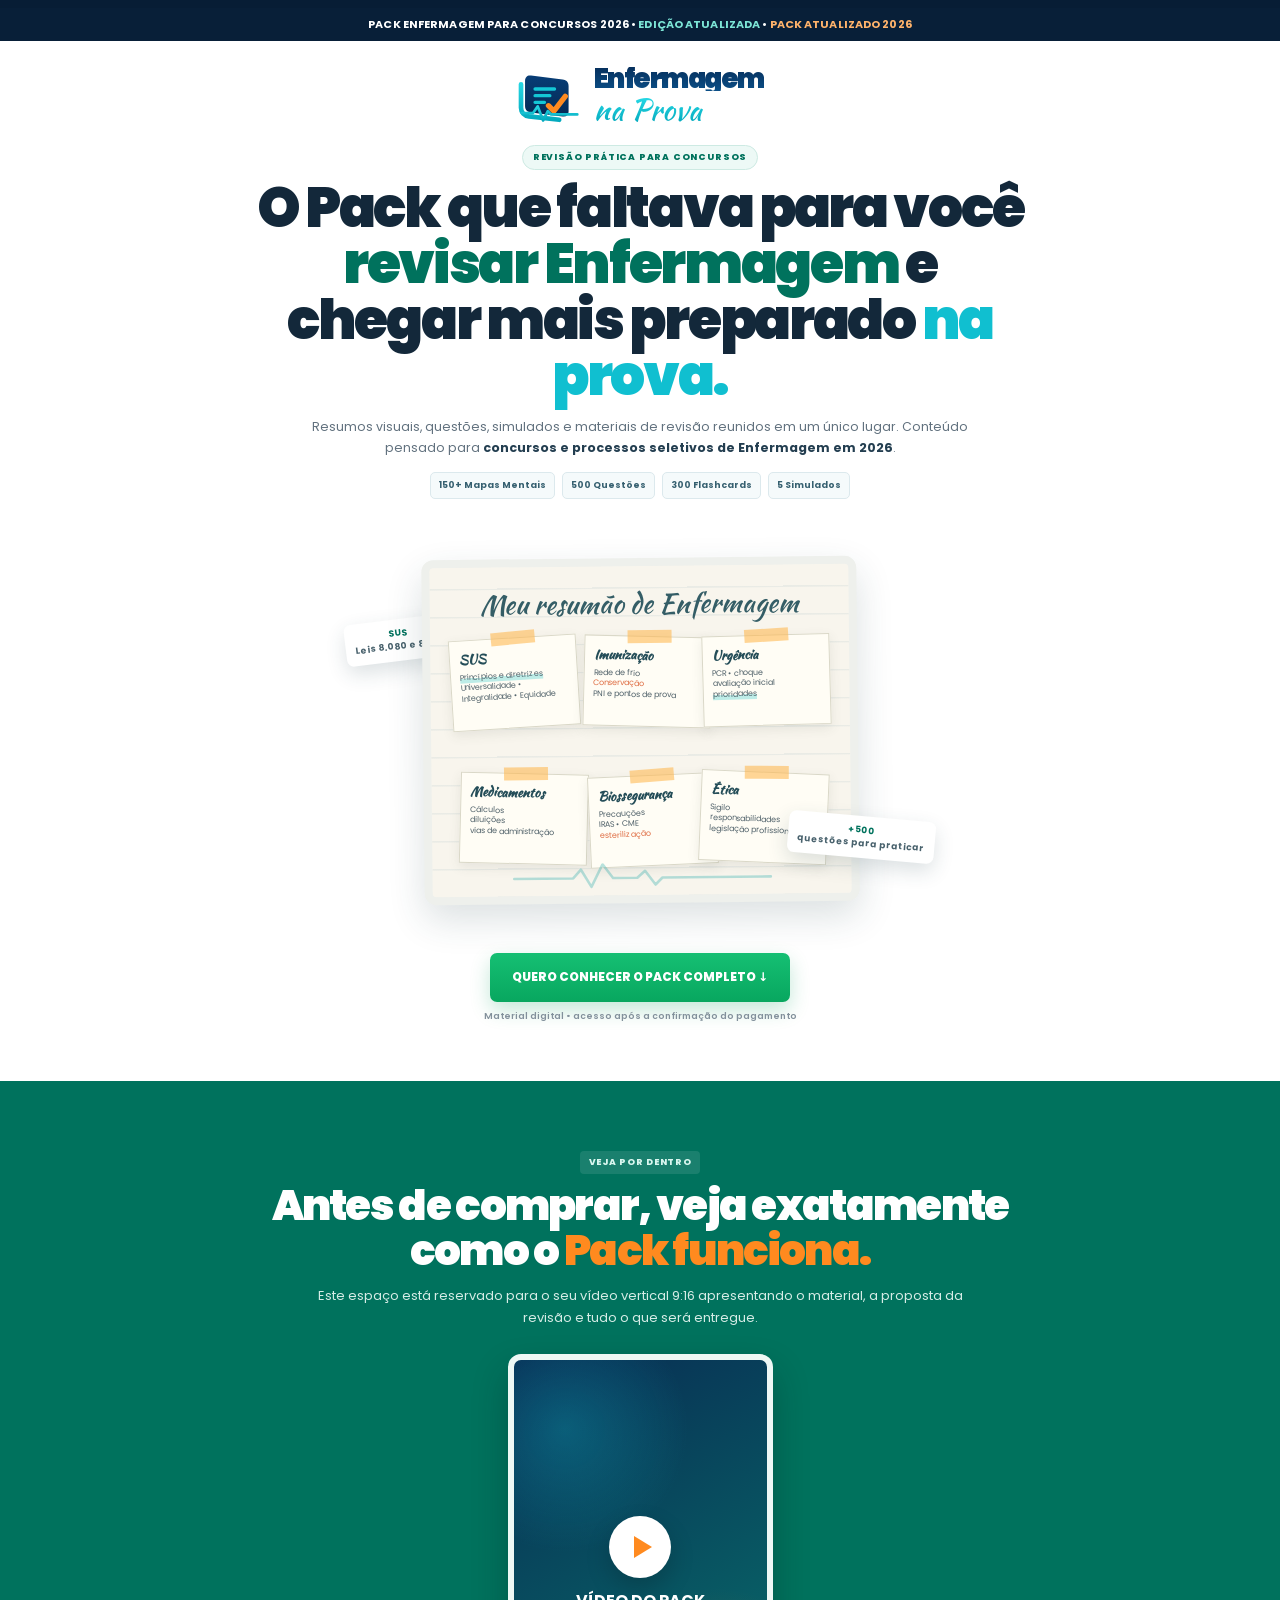
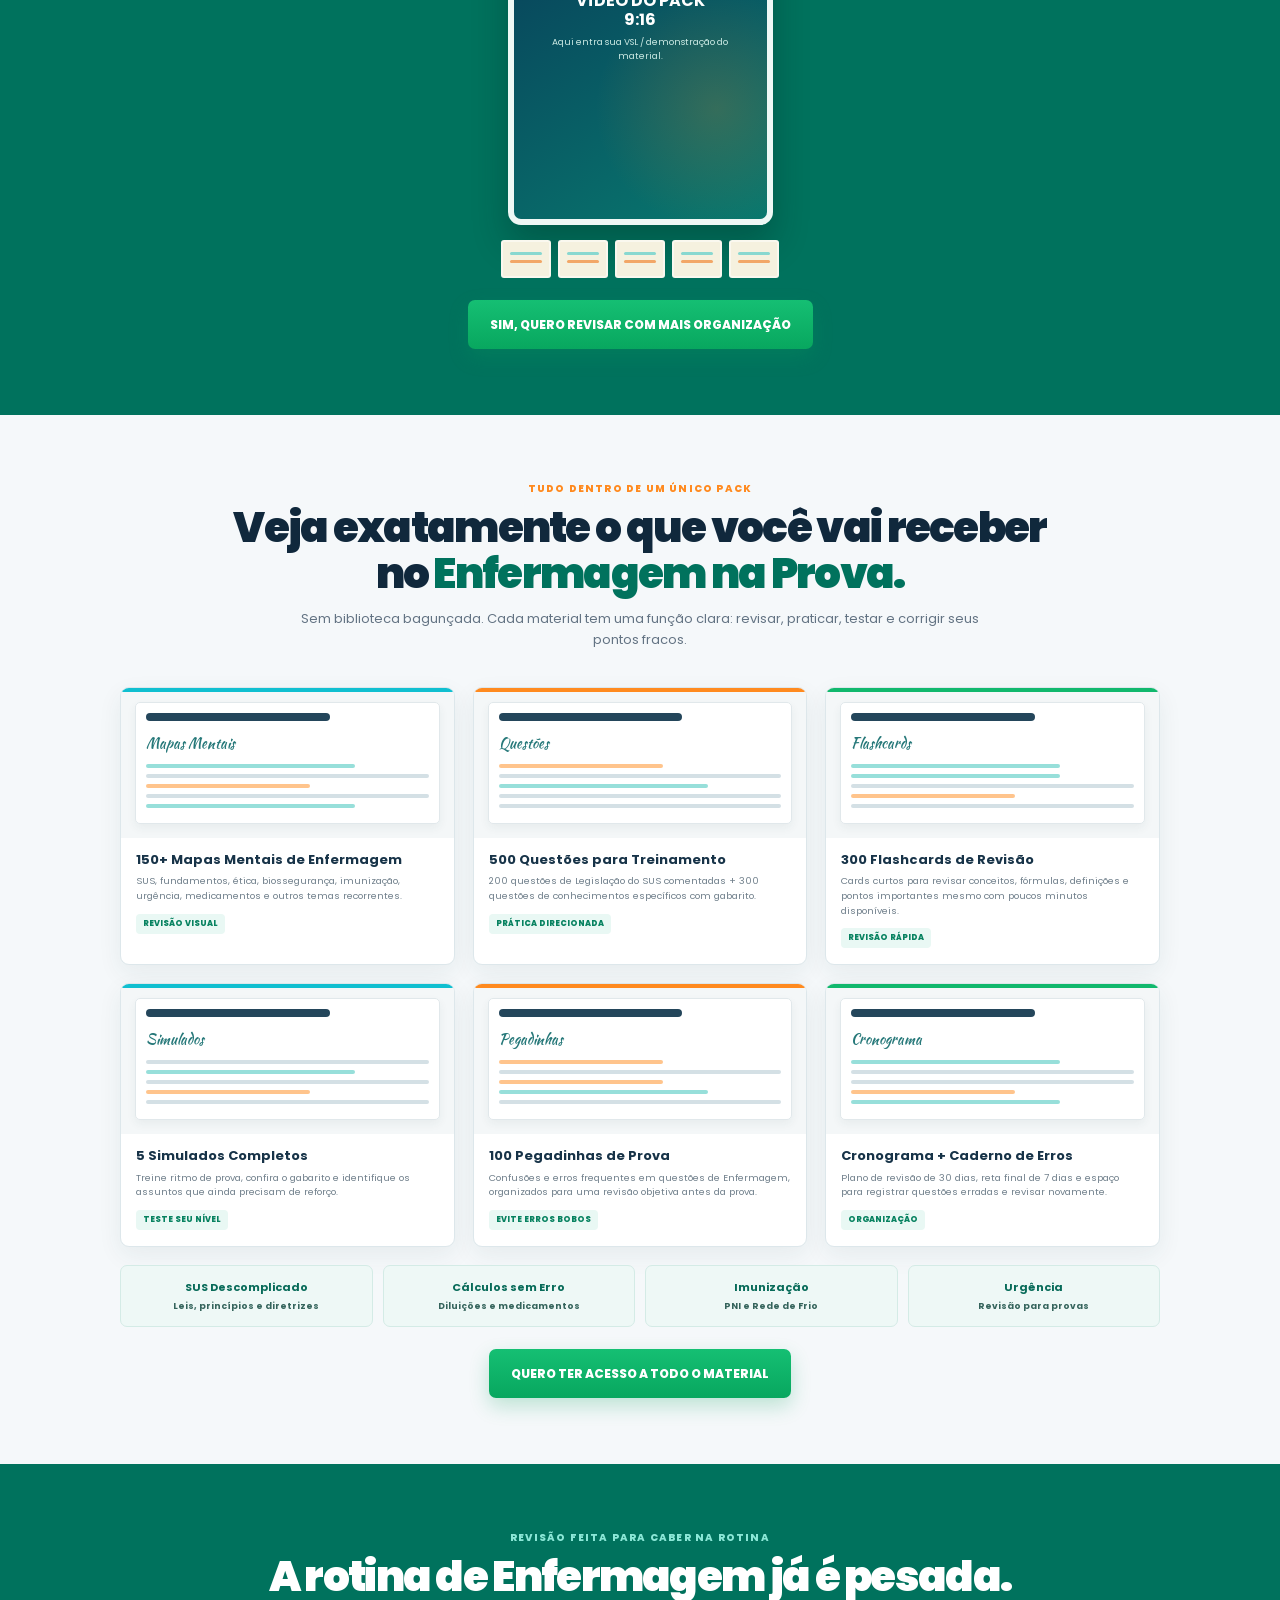
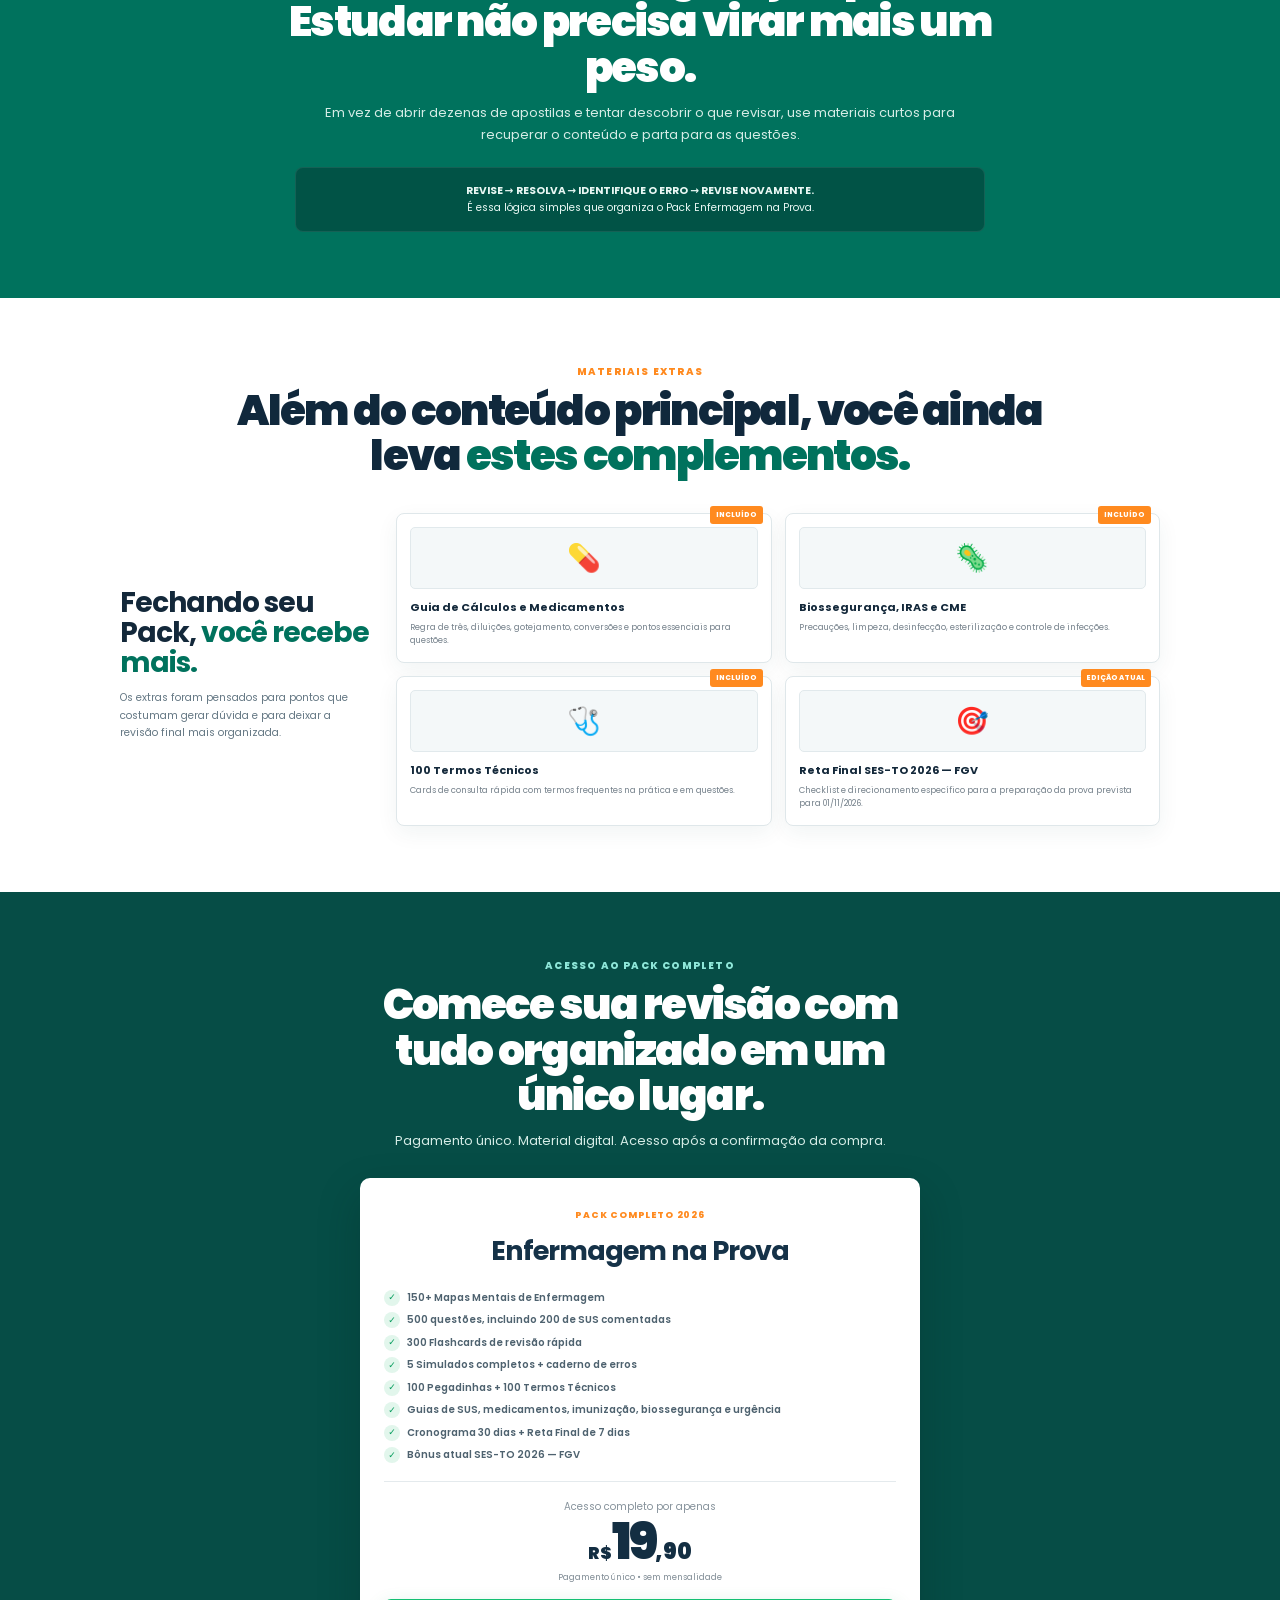
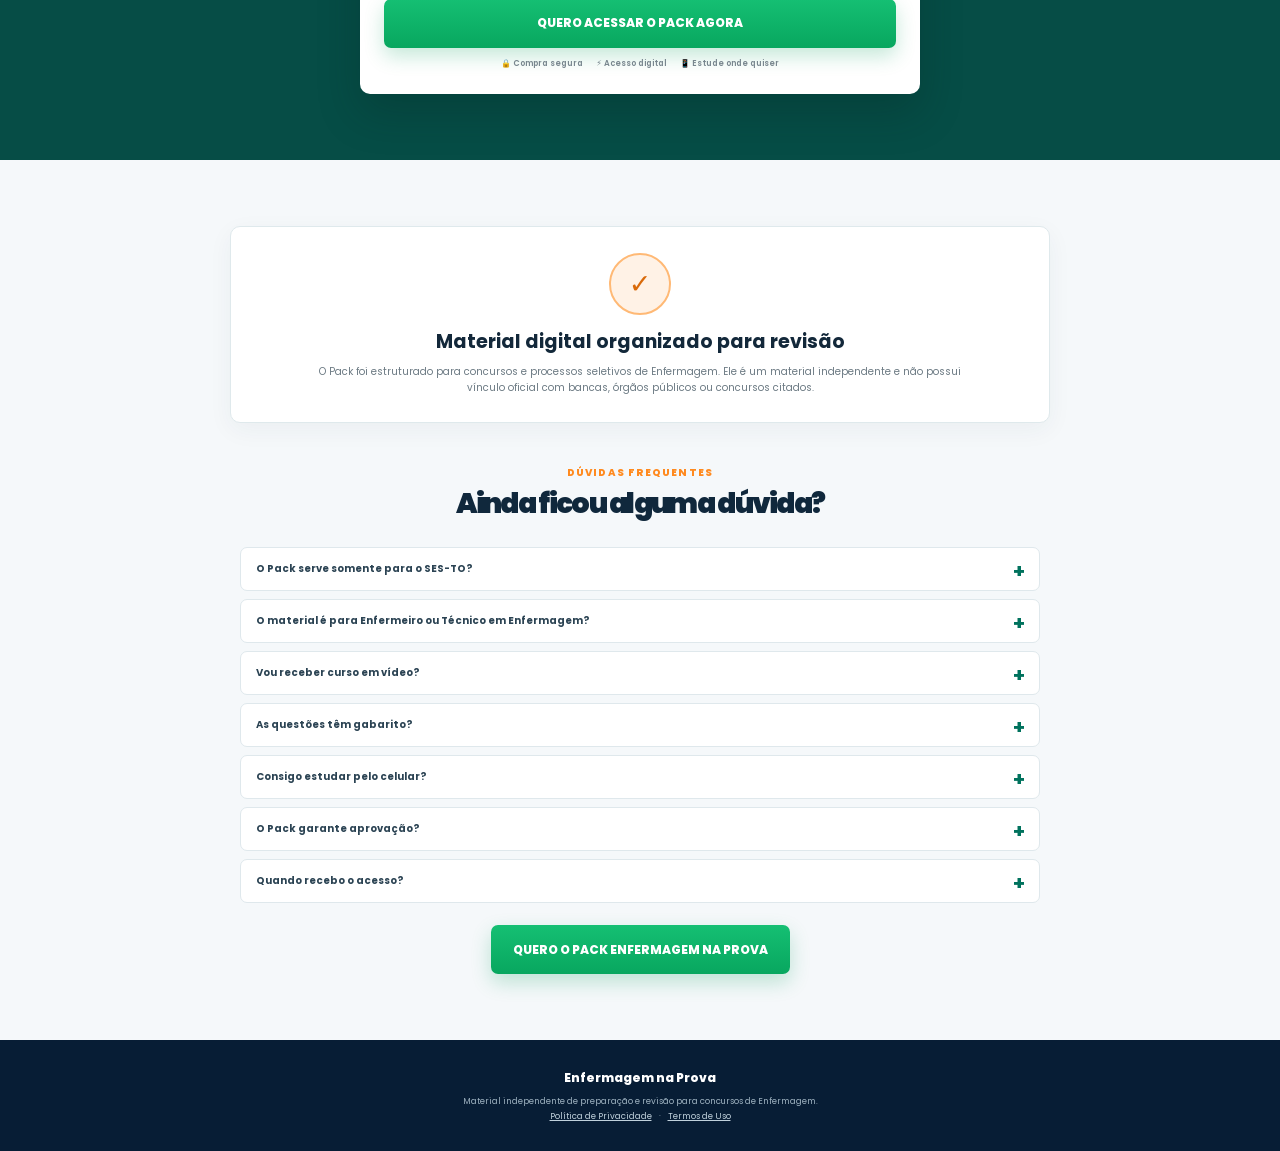
<file: legacy.html>
<!doctype html>
<html lang="pt-BR">
<head>
  <meta charset="utf-8">
  <meta name="viewport" content="width=device-width, initial-scale=1">
  <meta name="theme-color" content="#006b58">
  <meta name="description" content="Enfermagem na Prova — Pack de revisão para concursos de Enfermagem 2026 com mapas mentais, questões, simulados, flashcards e guias rápidos.">
  <title>Enfermagem na Prova | Pack Concursos 2026</title>
  <link rel="preconnect" href="https://fonts.googleapis.com">
  <link rel="preconnect" href="https://fonts.gstatic.com" crossorigin>
  <link href="https://fonts.googleapis.com/css2?family=Kaushan+Script&family=Poppins:wght@400;500;600;700;800;900&display=swap" rel="stylesheet">
  <style>
    :root{
      --navy:#062f5c;
      --navy-2:#0b4f87;
      --cyan:#10bfd0;
      --cyan-soft:#e8fbfd;
      --green:#00725d;
      --green-dark:#00584b;
      --green-deep:#064d46;
      --cta:#11b86d;
      --cta-dark:#079c5a;
      --orange:#ff8a1f;
      --orange-soft:#fff2e6;
      --red:#e6534b;
      --ink:#13283a;
      --muted:#637383;
      --bg:#f5f8fa;
      --line:#dfe8ed;
      --white:#fff;
      --shadow:0 14px 38px rgba(20,54,70,.10);
    }
    *{box-sizing:border-box}
    html{scroll-behavior:smooth}
    body{margin:0;font-family:Poppins,system-ui,-apple-system,"Segoe UI",sans-serif;color:var(--ink);background:#fff;-webkit-font-smoothing:antialiased}
    a{text-decoration:none;color:inherit}
    button,a{-webkit-tap-highlight-color:transparent}
    img,svg{max-width:100%}
    .container{width:min(1040px,calc(100% - 34px));margin:0 auto}
    .topline{height:8px;background:#071d35}
    .notice{background:#081f38;color:#fff;text-align:center;padding:8px 14px;font-size:11px;font-weight:700;letter-spacing:.01em}
    .notice b{color:#7ce5d6}.notice .hot{color:#ffb36b}

    /* logo */
    .logo{display:flex;justify-content:center;align-items:center;gap:10px;margin:0 auto 18px;width:max-content;max-width:100%}
    .logo-icon{width:67px;height:58px;flex:0 0 auto}
    .logo-copy{line-height:.86;text-align:left}
    .logo-copy strong{display:block;font-size:27px;letter-spacing:-1.5px;font-weight:900;background:linear-gradient(#062f5c,#0b4f87);-webkit-background-clip:text;background-clip:text;color:transparent}
    .logo-copy span{display:block;margin-top:7px;font-family:"Kaushan Script",cursive;font-size:29px;font-weight:400;background:linear-gradient(#26d7e4,#04aabe);-webkit-background-clip:text;background-clip:text;color:transparent}

    /* shared */
    section{padding:66px 0}
    .white{background:#fff}.soft{background:#f5f8fa}.green{background:var(--green);color:#fff}.green-dark{background:var(--green-deep);color:#fff}
    .kicker{font-size:10px;text-transform:uppercase;letter-spacing:.12em;font-weight:800;color:var(--orange);margin-bottom:8px;text-align:center}
    .title{max-width:830px;margin:0 auto;text-align:center;font-size:clamp(25px,4vw,42px);line-height:1.08;letter-spacing:-1.7px;font-weight:900;color:#10283c}
    .green .title,.green-dark .title{color:#fff}
    .title .green-text{color:var(--green)}.title .cyan{color:var(--cyan)}.title .orange{color:var(--orange)}
    .desc{max-width:690px;margin:12px auto 0;text-align:center;color:var(--muted);font-size:13px;line-height:1.65}
    .green .desc,.green-dark .desc{color:#d5ece6}
    .btn{display:inline-flex;align-items:center;justify-content:center;gap:8px;min-height:49px;padding:13px 22px;border-radius:7px;background:linear-gradient(#15bf73,#08a75f);color:#fff;font-size:12px;font-weight:800;box-shadow:0 8px 20px rgba(7,160,91,.24);transition:.16s ease}
    .btn:hover{transform:translateY(-1px);filter:brightness(1.02)}
    .btn-row{text-align:center;margin-top:22px}
    .micro{text-align:center;margin-top:8px;font-size:9px;color:#82909b;font-weight:600}
    .green .micro,.green-dark .micro{color:#b9d8d1}

    /* hero */
    .hero{padding:25px 0 58px;background:#fff;text-align:center}
    .hero .container{max-width:900px}
    .hero-badge{display:inline-block;margin-bottom:10px;padding:5px 10px;background:#edf9f6;border:1px solid #cdeae3;border-radius:999px;color:var(--green);font-size:9px;font-weight:800;text-transform:uppercase;letter-spacing:.09em}
    .hero h1{margin:0 auto;max-width:790px;font-size:clamp(30px,5.3vw,55px);line-height:1.02;letter-spacing:-2.3px;font-weight:900;color:#13283a}
    .hero h1 .g{color:var(--green)}.hero h1 .c{color:var(--cyan)}
    .hero p{max-width:670px;margin:13px auto 0;color:#61717e;font-size:12.5px;line-height:1.65}
    .hero p b{color:#233e50}
    .hero-tags{display:flex;justify-content:center;gap:7px;flex-wrap:wrap;margin-top:13px}
    .hero-tags span{font-size:9px;font-weight:700;color:#366070;background:#f5fafb;border:1px solid #dce9ed;border-radius:5px;padding:6px 8px}

    /* Pinterest-like pack preview */
    .pack-stage{position:relative;width:min(590px,94vw);height:400px;margin:32px auto 0;display:flex;align-items:center;justify-content:center}
    .paper{position:relative;width:435px;height:345px;border-radius:12px;background:#f8f5ed;border:8px solid #eef0ec;box-shadow:0 15px 36px rgba(39,71,77,.16);overflow:hidden;transform:rotate(-.6deg)}
    .paper:before{content:"";position:absolute;inset:0;background:repeating-linear-gradient(0deg,transparent 0 26px,rgba(92,137,156,.13) 27px 28px);opacity:.72}
    .paper-title{position:absolute;left:50%;top:18px;transform:translateX(-50%);font-family:"Kaushan Script",cursive;color:#345d66;font-size:27px;white-space:nowrap}
    .mini-note{position:absolute;width:128px;min-height:91px;padding:10px 9px 7px;background:#fffdf5;border:1px solid #dad8c8;box-shadow:0 4px 12px rgba(65,75,69,.10);font-size:8px;line-height:1.35;color:#52636b;text-align:left}
    .mini-note b{display:block;margin-bottom:4px;font-family:"Kaushan Script",cursive;font-size:13px;color:#244d58}
    .mini-note i{font-style:normal;color:#df6f45}.mini-note .under{display:inline;background:linear-gradient(transparent 56%,#bdece7 56%)}
    .n1{left:20px;top:70px;transform:rotate(-3deg)}.n2{left:153px;top:70px;transform:rotate(2deg)}.n3{right:19px;top:70px;transform:rotate(-1deg)}
    .n4{left:28px;bottom:32px;transform:rotate(2deg)}.n5{left:157px;bottom:29px;transform:rotate(-2deg)}.n6{right:23px;bottom:31px;transform:rotate(3deg)}
    .tape{position:absolute;width:44px;height:13px;background:rgba(255,184,82,.58);top:-7px;left:42px;transform:rotate(-2deg)}
    .pulse-line{position:absolute;left:50%;bottom:6px;transform:translateX(-50%);width:290px;height:26px;opacity:.28}
    .float-card{position:absolute;padding:8px 10px;border-radius:7px;background:#fff;box-shadow:0 8px 20px rgba(37,69,78,.16);font-size:9px;font-weight:700;color:#49626d}
    .float-card.left{left:0;top:88px;transform:rotate(-7deg)}.float-card.right{right:0;bottom:73px;transform:rotate(5deg)}
    .float-card b{color:var(--green)}

    /* video */
    .inside .container{max-width:840px;text-align:center}
    .inside-label{display:inline-block;margin-bottom:9px;padding:5px 9px;border-radius:4px;background:rgba(255,255,255,.10);font-size:9px;font-weight:800;letter-spacing:.08em;text-transform:uppercase;color:#d9f6ef}
    .video-shell{width:min(265px,72vw);aspect-ratio:9/16;margin:26px auto 15px;border-radius:13px;border:6px solid #eef8f5;background:linear-gradient(150deg,#082c53,#08786e);box-shadow:0 18px 35px rgba(0,34,31,.30);position:relative;overflow:hidden}
    .video-shell:before{content:"";position:absolute;inset:0;background:radial-gradient(circle at 20% 15%,rgba(16,191,208,.28),transparent 28%),radial-gradient(circle at 80% 76%,rgba(255,138,31,.18),transparent 30%)}
    .video-content{position:absolute;inset:0;display:flex;align-items:center;justify-content:center;flex-direction:column;padding:25px;color:#fff}
    .play{width:62px;height:62px;border-radius:50%;background:#fff;display:grid;place-items:center;box-shadow:0 10px 25px rgba(0,0,0,.18);margin-bottom:13px}
    .play:after{content:"";margin-left:5px;border-top:11px solid transparent;border-bottom:11px solid transparent;border-left:18px solid var(--orange)}
    .video-content strong{font-size:16px;line-height:1.2}.video-content small{font-size:9px;line-height:1.5;margin-top:7px;color:#cceae4}
    .thumbs{display:flex;justify-content:center;gap:7px;margin-top:10px}
    .thumb{width:50px;height:38px;border:2px solid rgba(255,255,255,.5);border-radius:3px;background:#f5f1df;position:relative;overflow:hidden}
    .thumb:before,.thumb:after{content:"";position:absolute;left:7px;right:7px;height:3px;border-radius:2px;background:#89d8d0}.thumb:before{top:10px}.thumb:after{top:18px;background:#f2a767}

    /* content cards */
    .materials{display:grid;grid-template-columns:repeat(3,1fr);gap:18px;margin-top:36px}
    .material{background:#fff;border:1px solid #dde7eb;border-radius:9px;overflow:hidden;box-shadow:0 8px 24px rgba(28,64,77,.07);text-align:left}
    .mock{height:150px;background:#f4f7f8;padding:14px;position:relative;overflow:hidden}
    .mock:after{content:"";position:absolute;left:0;right:0;top:0;height:4px;background:var(--cyan)}
    .material:nth-child(2) .mock:after,.material:nth-child(5) .mock:after{background:var(--orange)}
    .material:nth-child(3) .mock:after,.material:nth-child(6) .mock:after{background:var(--cta)}
    .sheet{height:100%;background:#fff;border-radius:5px;border:1px solid #e1e8eb;padding:10px;box-shadow:0 4px 10px rgba(30,61,70,.06)}
    .sheet .h{height:8px;width:65%;border-radius:4px;background:#24465b;margin-bottom:9px}.sheet .hl{display:inline-block;font-family:"Kaushan Script";font-size:14px;color:#267879;margin-bottom:5px}
    .sheet .line{height:4px;border-radius:3px;background:#d4e0e5;margin:6px 0}.sheet .line.teal{background:#97dfda;width:74%}.sheet .line.orange{background:#ffc48c;width:58%}
    .material-body{padding:14px 15px 16px}.material-body h3{margin:0;font-size:13px;line-height:1.25;color:#173348}.material-body p{margin:6px 0 0;font-size:9.5px;line-height:1.55;color:#71808c}.material-body .tag{display:inline-block;margin-top:10px;padding:4px 7px;border-radius:4px;background:#e9f8f4;color:#078260;font-size:8px;font-weight:800}

    .guide-strip{display:grid;grid-template-columns:repeat(4,1fr);gap:10px;margin-top:18px}
    .guide{padding:13px 10px;border-radius:7px;background:#eef8f6;border:1px solid #d4ebe6;text-align:center;font-size:9px;font-weight:700;color:#35645c}.guide b{display:block;font-size:11px;color:#086b59;margin-bottom:4px}

    /* pain */
    .painbox{max-width:790px;margin:0 auto;text-align:center}.painbox .quote{max-width:690px;margin:22px auto 0;padding:14px 19px;background:rgba(3,51,46,.48);border-radius:8px;color:#e8f7f3;font-size:10.5px;line-height:1.65;border:1px solid rgba(255,255,255,.08)}

    /* bonus grid */
    .bonus-area{display:grid;grid-template-columns:250px 1fr;gap:26px;align-items:center;margin-top:35px}
    .bonus-copy h3{margin:0;font-size:28px;line-height:1.08;letter-spacing:-1px}.bonus-copy h3 span{color:var(--green)}.bonus-copy p{font-size:10.5px;line-height:1.65;color:#667985}.bonus-boxes{display:grid;grid-template-columns:1fr 1fr;gap:13px}
    .bonus{position:relative;background:#fff;border:1px solid #dfe7ea;border-radius:8px;padding:13px 13px 14px;min-height:150px;box-shadow:0 7px 22px rgba(25,61,73,.06)}
    .bonus .ribbon{position:absolute;right:8px;top:-8px;background:var(--orange);color:#fff;font-size:7px;font-weight:800;padding:4px 6px;border-radius:3px;text-transform:uppercase}.bonus-icon{height:62px;border-radius:5px;background:#f4f8f9;border:1px solid #e1e9ec;display:flex;align-items:center;justify-content:center;color:var(--green);font-size:27px}.bonus h4{font-size:11px;margin:10px 0 0}.bonus p{font-size:8.5px;line-height:1.45;color:#75818b;margin:5px 0 0}

    /* offer */
    .offer-wrap{max-width:560px;margin:0 auto;text-align:center}.offer-card{background:#fff;color:var(--ink);border-radius:10px;padding:22px 24px 24px;box-shadow:0 18px 42px rgba(0,31,29,.25);text-align:left}.offer-head{text-align:center}.offer-head .small{font-size:9px;font-weight:800;color:var(--orange);text-transform:uppercase;letter-spacing:.09em}.offer-head h2{margin:6px 0 0;font-size:27px;letter-spacing:-1px;color:#153248}.offer-list{padding:0;margin:20px 0 18px;list-style:none;display:grid;gap:8px}.offer-list li{position:relative;padding-left:23px;font-size:10px;line-height:1.45;color:#4e626f;font-weight:600}.offer-list li:before{content:"✓";position:absolute;left:0;top:-1px;width:16px;height:16px;border-radius:50%;background:#e2f6ec;color:#0a9e5f;display:grid;place-items:center;font-size:9px;font-weight:900}.price-block{text-align:center;border-top:1px solid #e4eaed;padding-top:17px}.old{font-size:10px;color:#87939c}.old s{color:#a0a8ad}.price{margin-top:2px;color:#132e42;font-weight:900;line-height:1}.price .currency{font-size:17px}.price .big{font-size:50px;letter-spacing:-3px}.price .cents{font-size:22px}.pay{font-size:8.5px;color:#7f8b94;margin-top:4px}.offer-card .btn{display:flex;width:100%;margin-top:15px}.secure{display:flex;justify-content:center;gap:13px;flex-wrap:wrap;margin-top:10px;font-size:8px;color:#78868e;font-weight:600}

    /* guarantee + faq */
    .guarantee{max-width:820px;margin:0 auto;padding:26px;border:1px solid #dfe9ec;border-radius:10px;background:#fff;box-shadow:0 7px 25px rgba(31,64,75,.05);text-align:center}.seal{width:62px;height:62px;margin:0 auto 12px;border-radius:50%;background:var(--orange-soft);border:2px solid #ffb975;display:grid;place-items:center;color:#d96a0a;font-size:27px}.guarantee h3{margin:0;font-size:19px}.guarantee p{max-width:650px;margin:8px auto 0;color:#6d7b84;font-size:10px;line-height:1.6}
    .faq{max-width:800px;margin:28px auto 0}.faq details{background:#fff;border:1px solid #dfe8ec;border-radius:7px;margin:8px 0;overflow:hidden}.faq summary{cursor:pointer;list-style:none;padding:13px 38px 13px 15px;font-size:10px;font-weight:700;color:#2b4353;position:relative}.faq summary::-webkit-details-marker{display:none}.faq summary:after{content:"+";position:absolute;right:14px;top:8px;font-size:20px;color:var(--green)}.faq details[open] summary:after{content:"−"}.faq details p{margin:0;padding:0 15px 14px;color:#6f7f89;font-size:9.5px;line-height:1.6}

    footer{background:#071d35;color:#9fb3c1;padding:28px 0;text-align:center;font-size:8.5px;line-height:1.7}footer .footer-logo{font-size:12px;font-weight:800;color:#fff;margin-bottom:6px}footer a{color:#c0d1dc;text-decoration:underline;margin:0 5px}

    @media(max-width:850px){
      section{padding:52px 0}.materials{grid-template-columns:repeat(2,1fr)}.guide-strip{grid-template-columns:repeat(2,1fr)}.bonus-area{grid-template-columns:1fr}.bonus-copy{text-align:center;max-width:600px;margin:0 auto}.bonus-copy p{max-width:540px;margin:9px auto 0}
    }
    @media(max-width:560px){
      .container{width:min(100% - 28px,1040px)}.notice{font-size:9px}.logo{transform:scale(.88);margin-bottom:12px}.hero{padding-top:18px}.hero h1{font-size:33px;letter-spacing:-1.45px}.hero p{font-size:10.5px}.pack-stage{height:330px;margin-top:22px}.paper{width:332px;height:270px;border-width:6px}.paper-title{font-size:21px;top:13px}.mini-note{width:98px;min-height:74px;padding:7px;font-size:6.2px}.mini-note b{font-size:10px}.n1{left:13px;top:53px}.n2{left:116px;top:54px}.n3{right:12px;top:53px}.n4{left:17px;bottom:26px}.n5{left:117px;bottom:24px}.n6{right:14px;bottom:25px}.tape{width:34px;height:9px;top:-5px;left:32px}.float-card{display:none}.pulse-line{width:215px}.title{font-size:27px;letter-spacing:-1.1px}.desc{font-size:10.5px}.materials{grid-template-columns:1fr;gap:13px}.mock{height:175px}.guide-strip{grid-template-columns:1fr 1fr}.bonus-boxes{grid-template-columns:1fr}.bonus{min-height:auto}.offer-card{padding:20px 17px}.green,.green-dark{background-position:center}.video-shell{width:235px}
    }
  </style>
</head>
<body>
  <div class="topline"></div>
  <div class="notice">PACK ENFERMAGEM PARA CONCURSOS 2026 • <b>EDIÇÃO ATUALIZADA</b> • <span class="hot" id="deadline">RETA FINAL SES-TO</span></div>

  <main>
    <section class="hero" id="top">
      <div class="container">
        <div class="logo" aria-label="Enfermagem na Prova">
          <svg class="logo-icon" viewBox="0 0 100 86" aria-hidden="true">
            <defs>
              <linearGradient id="lg1" x1="0" x2="0" y1="0" y2="1"><stop stop-color="#073d76"/><stop offset="1" stop-color="#052a54"/></linearGradient>
              <linearGradient id="lg2" x1="0" x2="0" y1="0" y2="1"><stop stop-color="#25d5e2"/><stop offset="1" stop-color="#04aabe"/></linearGradient>
            </defs>
            <path d="M21 14 68 20c6 .7 9 4 9 10v38c0 5-4 8-9 7l-47-6c-6-.8-9-4-9-10V22c0-6 4-9 9-8Z" fill="url(#lg1)"/>
            <path d="M6 27v35c0 7 5 12 12 13l45 5" fill="none" stroke="url(#lg2)" stroke-width="7" stroke-linecap="round"/>
            <path d="M27 34h29M27 44h22M27 54h14" stroke="#14c7d6" stroke-width="5" stroke-linecap="round"/>
            <path d="m47 59 8 8 17-22" fill="none" stroke="#ff8a1f" stroke-width="8" stroke-linecap="round" stroke-linejoin="round"/>
            <path d="M7 70h17l7-10 8 21 7-14 5 5h39" fill="none" stroke="url(#lg2)" stroke-width="4" stroke-linecap="round" stroke-linejoin="round"/>
          </svg>
          <div class="logo-copy"><strong>Enfermagem</strong><span>na Prova</span></div>
        </div>

        <div class="hero-badge">Revisão prática para concursos</div>
        <h1>O Pack que faltava para você <span class="g">revisar Enfermagem</span> e chegar mais preparado <span class="c">na prova.</span></h1>
        <p>Resumos visuais, questões, simulados e materiais de revisão reunidos em um único lugar. Conteúdo pensado para <b>concursos e processos seletivos de Enfermagem em 2026</b>.</p>
        <div class="hero-tags"><span>150+ Mapas Mentais</span><span>500 Questões</span><span>300 Flashcards</span><span>5 Simulados</span></div>

        <div class="pack-stage" aria-label="Prévia ilustrativa do material">
          <div class="float-card left"><b>SUS</b><br>Leis 8.080 e 8.142</div>
          <div class="paper">
            <div class="paper-title">Meu resumão de Enfermagem</div>
            <div class="mini-note n1"><span class="tape"></span><b>SUS</b><span class="under">Princípios e diretrizes</span><br>Universalidade • Integralidade • Equidade</div>
            <div class="mini-note n2"><span class="tape"></span><b>Imunização</b>Rede de frio<br><i>Conservação</i><br>PNI e pontos de prova</div>
            <div class="mini-note n3"><span class="tape"></span><b>Urgência</b>PCR • choque<br>avaliação inicial<br><span class="under">prioridades</span></div>
            <div class="mini-note n4"><span class="tape"></span><b>Medicamentos</b>Cálculos<br>diluições<br>vias de administração</div>
            <div class="mini-note n5"><span class="tape"></span><b>Biossegurança</b>Precauções<br>IRAS • CME<br><i>esterilização</i></div>
            <div class="mini-note n6"><span class="tape"></span><b>Ética</b>Sigilo<br>responsabilidades<br>legislação profissional</div>
            <svg class="pulse-line" viewBox="0 0 300 30"><path d="M2 17h68l9-10 12 20 13-26 12 16h28l9-8 12 16 8-8h125" fill="none" stroke="#059e9e" stroke-width="3" stroke-linecap="round" stroke-linejoin="round"/></svg>
          </div>
          <div class="float-card right"><b>+500</b><br>questões para praticar</div>
        </div>

        <div class="btn-row"><a class="btn" href="#oferta">QUERO CONHECER O PACK COMPLETO ↓</a></div>
        <div class="micro">Material digital • acesso após a confirmação do pagamento</div>
      </div>
    </section>

    <section class="green inside">
      <div class="container">
        <span class="inside-label">Veja por dentro</span>
        <h2 class="title">Antes de comprar, veja exatamente como o <span class="orange">Pack funciona.</span></h2>
        <p class="desc">Este espaço está reservado para o seu vídeo vertical 9:16 apresentando o material, a proposta da revisão e tudo o que será entregue.</p>
        <div class="video-shell">
          <div class="video-content"><div class="play"></div><strong>VÍDEO DO PACK<br>9:16</strong><small>Aqui entra sua VSL / demonstração do material.</small></div>
        </div>
        <div class="thumbs"><span class="thumb"></span><span class="thumb"></span><span class="thumb"></span><span class="thumb"></span><span class="thumb"></span></div>
        <div class="btn-row"><a class="btn" href="#oferta">SIM, QUERO REVISAR COM MAIS ORGANIZAÇÃO</a></div>
      </div>
    </section>

    <section class="soft">
      <div class="container">
        <div class="kicker">Tudo dentro de um único pack</div>
        <h2 class="title">Veja exatamente o que você vai receber no <span class="green-text">Enfermagem na Prova.</span></h2>
        <p class="desc">Sem biblioteca bagunçada. Cada material tem uma função clara: revisar, praticar, testar e corrigir seus pontos fracos.</p>

        <div class="materials">
          <article class="material"><div class="mock"><div class="sheet"><div class="h"></div><span class="hl">Mapas Mentais</span><div class="line teal"></div><div class="line"></div><div class="line orange"></div><div class="line"></div><div class="line teal"></div></div></div><div class="material-body"><h3>150+ Mapas Mentais de Enfermagem</h3><p>SUS, fundamentos, ética, biossegurança, imunização, urgência, medicamentos e outros temas recorrentes.</p><span class="tag">REVISÃO VISUAL</span></div></article>
          <article class="material"><div class="mock"><div class="sheet"><div class="h"></div><span class="hl">Questões</span><div class="line orange"></div><div class="line"></div><div class="line teal"></div><div class="line"></div><div class="line"></div></div></div><div class="material-body"><h3>500 Questões para Treinamento</h3><p>200 questões de Legislação do SUS comentadas + 300 questões de conhecimentos específicos com gabarito.</p><span class="tag">PRÁTICA DIRECIONADA</span></div></article>
          <article class="material"><div class="mock"><div class="sheet"><div class="h"></div><span class="hl">Flashcards</span><div class="line teal"></div><div class="line teal"></div><div class="line"></div><div class="line orange"></div><div class="line"></div></div></div><div class="material-body"><h3>300 Flashcards de Revisão</h3><p>Cards curtos para revisar conceitos, fórmulas, definições e pontos importantes mesmo com poucos minutos disponíveis.</p><span class="tag">REVISÃO RÁPIDA</span></div></article>
          <article class="material"><div class="mock"><div class="sheet"><div class="h"></div><span class="hl">Simulados</span><div class="line"></div><div class="line teal"></div><div class="line"></div><div class="line orange"></div><div class="line"></div></div></div><div class="material-body"><h3>5 Simulados Completos</h3><p>Treine ritmo de prova, confira o gabarito e identifique os assuntos que ainda precisam de reforço.</p><span class="tag">TESTE SEU NÍVEL</span></div></article>
          <article class="material"><div class="mock"><div class="sheet"><div class="h"></div><span class="hl">Pegadinhas</span><div class="line orange"></div><div class="line"></div><div class="line orange"></div><div class="line teal"></div><div class="line"></div></div></div><div class="material-body"><h3>100 Pegadinhas de Prova</h3><p>Confusões e erros frequentes em questões de Enfermagem, organizados para uma revisão objetiva antes da prova.</p><span class="tag">EVITE ERROS BOBOS</span></div></article>
          <article class="material"><div class="mock"><div class="sheet"><div class="h"></div><span class="hl">Cronograma</span><div class="line teal"></div><div class="line"></div><div class="line"></div><div class="line orange"></div><div class="line teal"></div></div></div><div class="material-body"><h3>Cronograma + Caderno de Erros</h3><p>Plano de revisão de 30 dias, reta final de 7 dias e espaço para registrar questões erradas e revisar novamente.</p><span class="tag">ORGANIZAÇÃO</span></div></article>
        </div>

        <div class="guide-strip">
          <div class="guide"><b>SUS Descomplicado</b>Leis, princípios e diretrizes</div>
          <div class="guide"><b>Cálculos sem Erro</b>Diluições e medicamentos</div>
          <div class="guide"><b>Imunização</b>PNI e Rede de Frio</div>
          <div class="guide"><b>Urgência</b>Revisão para provas</div>
        </div>
        <div class="btn-row"><a class="btn" href="#oferta">QUERO TER ACESSO A TODO O MATERIAL</a></div>
      </div>
    </section>

    <section class="green">
      <div class="container painbox">
        <div class="kicker" style="color:#8be7d7">Revisão feita para caber na rotina</div>
        <h2 class="title">A rotina de Enfermagem já é pesada. <br>Estudar não precisa virar mais um peso.</h2>
        <p class="desc">Em vez de abrir dezenas de apostilas e tentar descobrir o que revisar, use materiais curtos para recuperar o conteúdo e parta para as questões.</p>
        <div class="quote"><b>REVISE → RESOLVA → IDENTIFIQUE O ERRO → REVISE NOVAMENTE.</b><br>É essa lógica simples que organiza o Pack Enfermagem na Prova.</div>
      </div>
    </section>

    <section class="white">
      <div class="container">
        <div class="kicker">Materiais extras</div>
        <h2 class="title">Além do conteúdo principal, você ainda leva <span class="green-text">estes complementos.</span></h2>
        <div class="bonus-area">
          <div class="bonus-copy"><h3>Fechando seu Pack, <span>você recebe mais.</span></h3><p>Os extras foram pensados para pontos que costumam gerar dúvida e para deixar a revisão final mais organizada.</p></div>
          <div class="bonus-boxes">
            <article class="bonus"><span class="ribbon">Incluído</span><div class="bonus-icon">💊</div><h4>Guia de Cálculos e Medicamentos</h4><p>Regra de três, diluições, gotejamento, conversões e pontos essenciais para questões.</p></article>
            <article class="bonus"><span class="ribbon">Incluído</span><div class="bonus-icon">🦠</div><h4>Biossegurança, IRAS e CME</h4><p>Precauções, limpeza, desinfecção, esterilização e controle de infecções.</p></article>
            <article class="bonus"><span class="ribbon">Incluído</span><div class="bonus-icon">🩺</div><h4>100 Termos Técnicos</h4><p>Cards de consulta rápida com termos frequentes na prática e em questões.</p></article>
            <article class="bonus"><span class="ribbon">Edição atual</span><div class="bonus-icon">🎯</div><h4>Reta Final SES-TO 2026 — FGV</h4><p>Checklist e direcionamento específico para a preparação da prova prevista para 01/11/2026.</p></article>
          </div>
        </div>
      </div>
    </section>

    <section class="green-dark" id="oferta">
      <div class="container offer-wrap">
        <div class="kicker" style="color:#8ee7d9">Acesso ao pack completo</div>
        <h2 class="title">Comece sua revisão com tudo organizado em um único lugar.</h2>
        <p class="desc">Pagamento único. Material digital. Acesso após a confirmação da compra.</p>
        <div class="offer-card" style="margin-top:26px">
          <div class="offer-head"><span class="small">Pack completo 2026</span><h2>Enfermagem na Prova</h2></div>
          <ul class="offer-list">
            <li>150+ Mapas Mentais de Enfermagem</li>
            <li>500 questões, incluindo 200 de SUS comentadas</li>
            <li>300 Flashcards de revisão rápida</li>
            <li>5 Simulados completos + caderno de erros</li>
            <li>100 Pegadinhas + 100 Termos Técnicos</li>
            <li>Guias de SUS, medicamentos, imunização, biossegurança e urgência</li>
            <li>Cronograma 30 dias + Reta Final de 7 dias</li>
            <li>Bônus atual SES-TO 2026 — FGV</li>
          </ul>
          <div class="price-block">
            <div class="old">Acesso completo por apenas</div>
            <div class="price"><span class="currency">R$</span><span class="big">19</span><span class="cents">,90</span></div>
            <div class="pay">Pagamento único • sem mensalidade</div>
            <a class="btn buy-btn" href="#">QUERO ACESSAR O PACK AGORA</a>
            <div class="secure"><span>🔒 Compra segura</span><span>⚡ Acesso digital</span><span>📱 Estude onde quiser</span></div>
          </div>
        </div>
      </div>
    </section>

    <section class="soft">
      <div class="container">
        <div class="guarantee"><div class="seal">✓</div><h3>Material digital organizado para revisão</h3><p>O Pack foi estruturado para concursos e processos seletivos de Enfermagem. Ele é um material independente e não possui vínculo oficial com bancas, órgãos públicos ou concursos citados.</p></div>

        <div class="kicker" style="margin-top:42px">Dúvidas frequentes</div>
        <h2 class="title" style="font-size:28px">Ainda ficou alguma dúvida?</h2>
        <div class="faq">
          <details><summary>O Pack serve somente para o SES-TO?</summary><p>Não. O conteúdo principal reúne temas recorrentes em concursos e processos seletivos de Enfermagem. A edição atual inclui um complemento específico de reta final para o SES-TO 2026.</p></details>
          <details><summary>O material é para Enfermeiro ou Técnico em Enfermagem?</summary><p>O Pack reúne revisão de assuntos presentes em provas de Enfermagem. Como cada cargo e edital possuem conteúdos próprios, o candidato deve sempre comparar o material com o seu edital específico.</p></details>
          <details><summary>Vou receber curso em vídeo?</summary><p>A proposta principal não é um curso longo. O produto é um Pack de revisão com mapas mentais, questões, simulados, flashcards, guias e materiais de apoio.</p></details>
          <details><summary>As questões têm gabarito?</summary><p>Sim. O planejamento atual inclui 500 questões com gabarito, sendo um bloco de 200 questões de Legislação do SUS comentadas.</p></details>
          <details><summary>Consigo estudar pelo celular?</summary><p>Sim. Os materiais digitais podem ser acessados pelo celular, além de computador ou tablet conforme o formato de cada arquivo.</p></details>
          <details><summary>O Pack garante aprovação?</summary><p>Não. Nenhum material sério pode garantir aprovação em concurso. O objetivo é facilitar a revisão, o treino com questões e a organização do estudo.</p></details>
          <details><summary>Quando recebo o acesso?</summary><p>O acesso é liberado após a confirmação do pagamento pela plataforma de checkout utilizada.</p></details>
        </div>
        <div class="btn-row"><a class="btn" href="#oferta">QUERO O PACK ENFERMAGEM NA PROVA</a></div>
      </div>
    </section>
  </main>

  <footer><div class="container"><div class="footer-logo">Enfermagem na Prova</div><div>Material independente de preparação e revisão para concursos de Enfermagem.</div><div><a href="privacidade.html">Política de Privacidade</a> · <a href="termos.html">Termos de Uso</a></div></div></footer>

  <script>
    const CHECKOUT_URL = "";
    const prova = new Date("2026-11-01T00:00:00-03:00");
    const deadline = document.getElementById("deadline");
    const hoje = new Date();
    const dias = Math.ceil((prova-hoje)/86400000);
    if(deadline){
      if(dias>1) deadline.textContent = `SES-TO: FALTAM ${dias} DIAS PARA A PROVA`;
      else if(dias===1) deadline.textContent = "SES-TO: A PROVA É AMANHÃ";
      else if(dias===0) deadline.textContent = "SES-TO: DIA DA PROVA";
      else deadline.textContent = "PACK ATUALIZADO 2026";
    }
    document.querySelectorAll('.buy-btn').forEach(btn=>{
      btn.addEventListener('click',e=>{
        if(!CHECKOUT_URL){e.preventDefault();return;}
        btn.href=CHECKOUT_URL;
      });
    });
  </script>
</body>
</html>
</file>
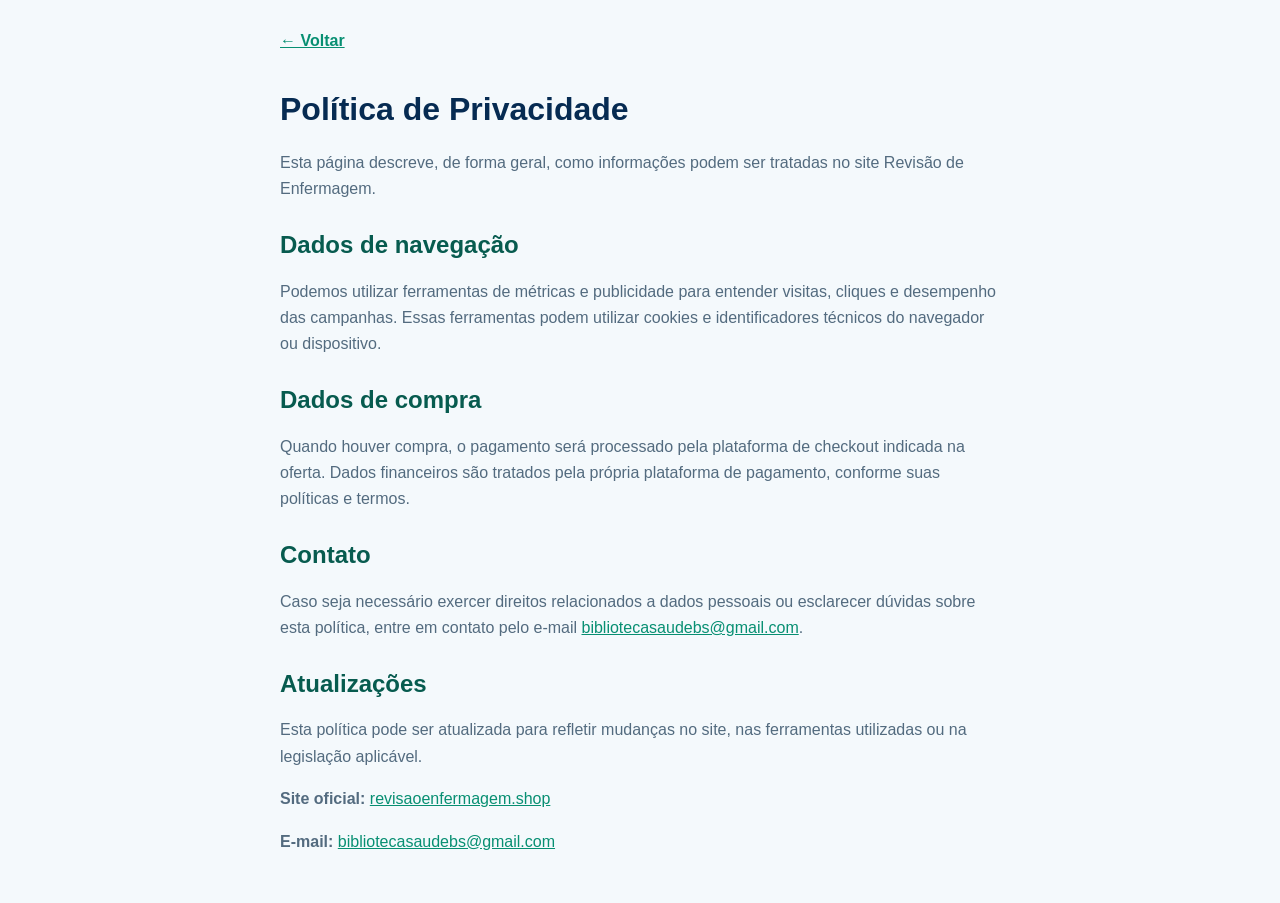
<file: privacidade.html>
<!doctype html><html lang="pt-BR"><head><meta charset="utf-8"><meta name="viewport" content="width=device-width,initial-scale=1"><title>Política de Privacidade | Revisão de Enfermagem</title><style>body{margin:0;font-family:Arial,sans-serif;background:#f4f9fc;color:#17324d}.wrap{max-width:720px;margin:auto;padding:32px 20px}h1{color:#062b52}h2{color:#075b4f;margin-top:28px}p,li{line-height:1.65;color:#536b7f}a{color:#078f72}.back{display:inline-block;margin-bottom:20px;font-weight:700}</style></head><body><main class="wrap"><a class="back" href="/">← Voltar</a><h1>Política de Privacidade</h1><p>Esta página descreve, de forma geral, como informações podem ser tratadas no site Revisão de Enfermagem.</p><h2>Dados de navegação</h2><p>Podemos utilizar ferramentas de métricas e publicidade para entender visitas, cliques e desempenho das campanhas. Essas ferramentas podem utilizar cookies e identificadores técnicos do navegador ou dispositivo.</p><h2>Dados de compra</h2><p>Quando houver compra, o pagamento será processado pela plataforma de checkout indicada na oferta. Dados financeiros são tratados pela própria plataforma de pagamento, conforme suas políticas e termos.</p><h2>Contato</h2><p>Caso seja necessário exercer direitos relacionados a dados pessoais ou esclarecer dúvidas sobre esta política, entre em contato pelo e-mail <a href="mailto:bibliotecasaudebs@gmail.com">bibliotecasaudebs@gmail.com</a>.</p><h2>Atualizações</h2><p>Esta política pode ser atualizada para refletir mudanças no site, nas ferramentas utilizadas ou na legislação aplicável.</p><p><strong>Site oficial:</strong> <a href="https://revisaoenfermagem.shop/">revisaoenfermagem.shop</a></p><p><strong>E-mail:</strong> <a href="mailto:bibliotecasaudebs@gmail.com">bibliotecasaudebs@gmail.com</a></p></main></body></html>
</file>
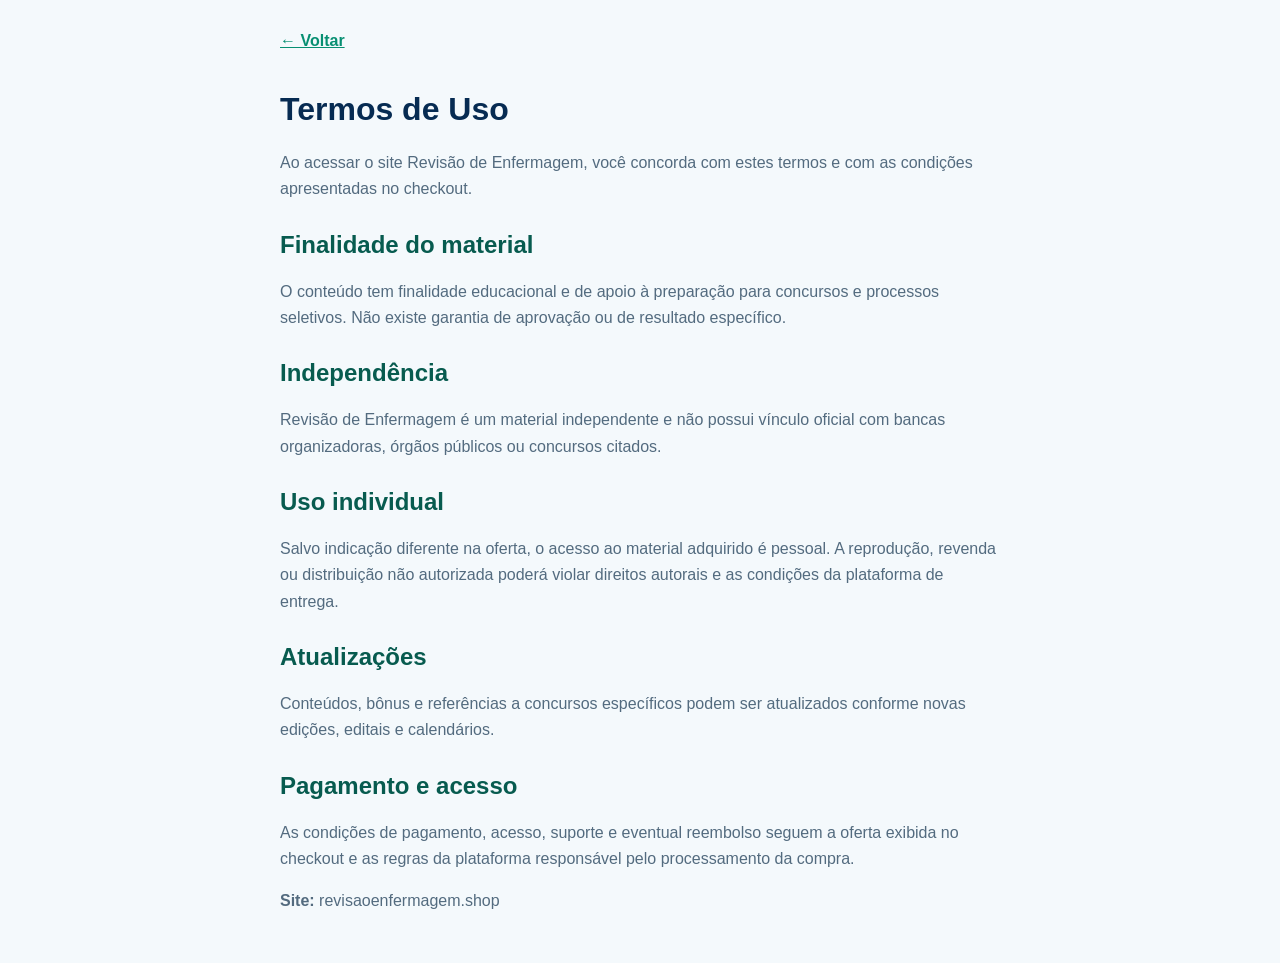
<file: termos.html>
<!doctype html><html lang="pt-BR"><head><meta charset="utf-8"><meta name="viewport" content="width=device-width,initial-scale=1"><title>Termos de Uso | Revisão de Enfermagem</title><style>body{margin:0;font-family:Arial,sans-serif;background:#f4f9fc;color:#17324d}.wrap{max-width:720px;margin:auto;padding:32px 20px}h1{color:#062b52}h2{color:#075b4f;margin-top:28px}p,li{line-height:1.65;color:#536b7f}a{color:#078f72}.back{display:inline-block;margin-bottom:20px;font-weight:700}</style></head><body><main class="wrap"><a class="back" href="index.html">← Voltar</a><h1>Termos de Uso</h1><p>Ao acessar o site Revisão de Enfermagem, você concorda com estes termos e com as condições apresentadas no checkout.</p><h2>Finalidade do material</h2><p>O conteúdo tem finalidade educacional e de apoio à preparação para concursos e processos seletivos. Não existe garantia de aprovação ou de resultado específico.</p><h2>Independência</h2><p>Revisão de Enfermagem é um material independente e não possui vínculo oficial com bancas organizadoras, órgãos públicos ou concursos citados.</p><h2>Uso individual</h2><p>Salvo indicação diferente na oferta, o acesso ao material adquirido é pessoal. A reprodução, revenda ou distribuição não autorizada poderá violar direitos autorais e as condições da plataforma de entrega.</p><h2>Atualizações</h2><p>Conteúdos, bônus e referências a concursos específicos podem ser atualizados conforme novas edições, editais e calendários.</p><h2>Pagamento e acesso</h2><p>As condições de pagamento, acesso, suporte e eventual reembolso seguem a oferta exibida no checkout e as regras da plataforma responsável pelo processamento da compra.</p><p><strong>Site:</strong> revisaoenfermagem.shop</p></main></body></html>
</file>
